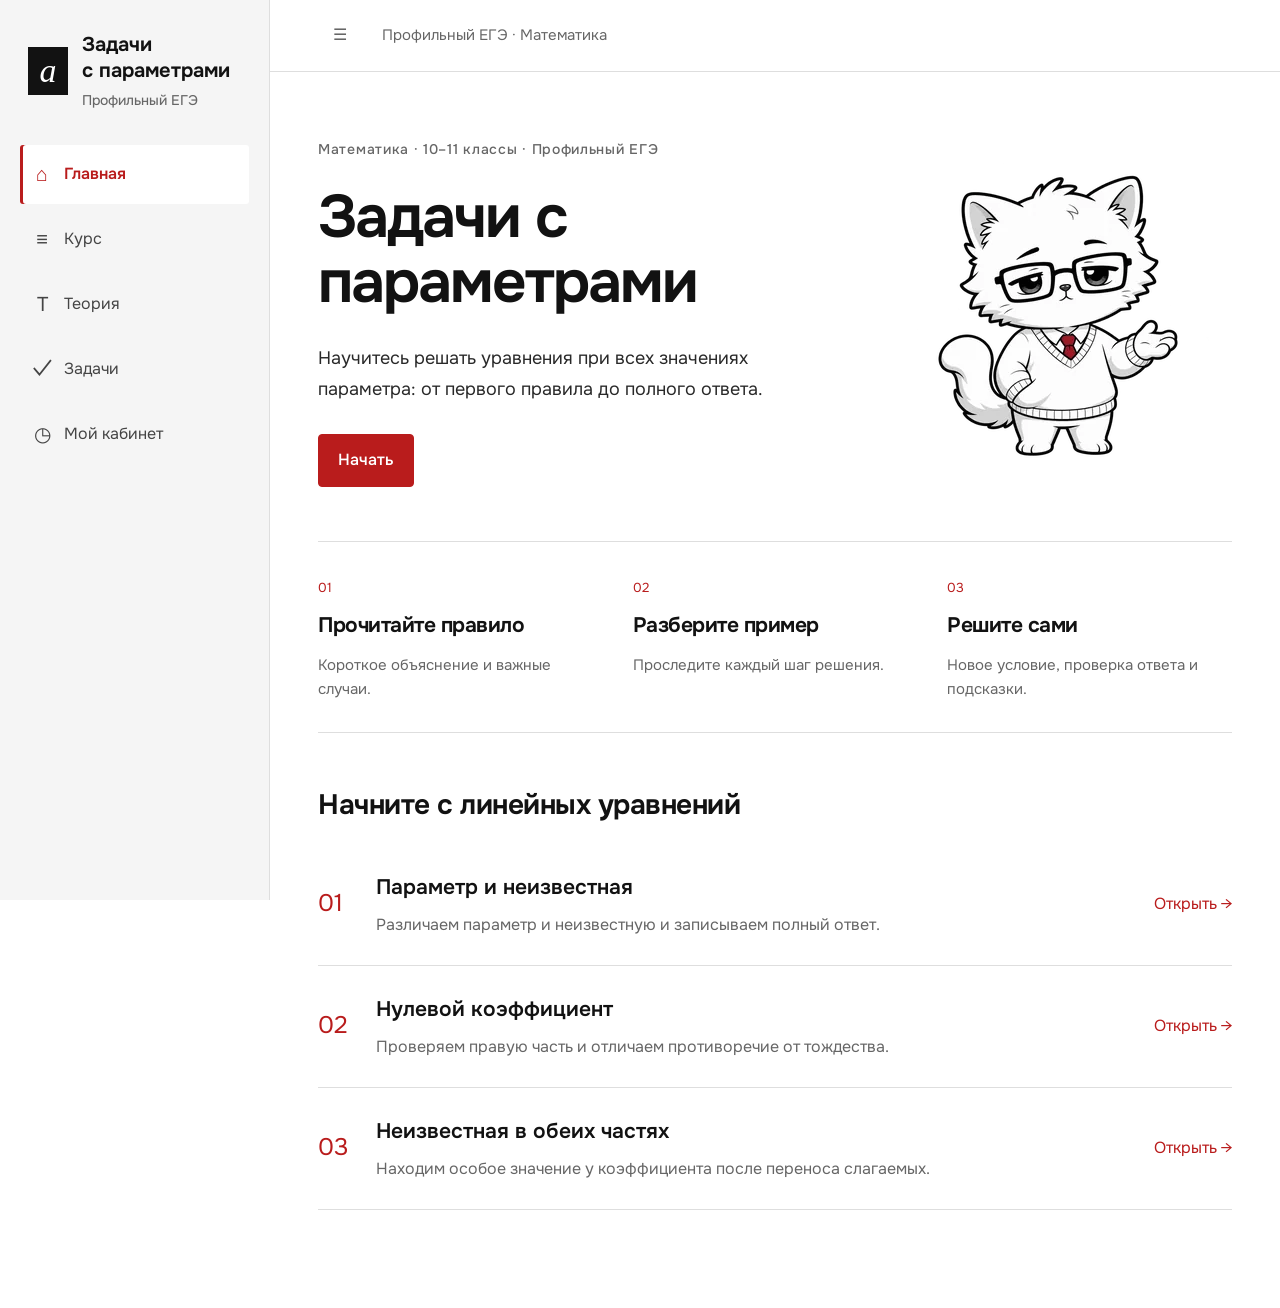
<file: index.html>
<!doctype html>
<html lang="ru">
  <head>
    <meta charset="UTF-8" />
    <meta name="viewport" content="width=device-width, initial-scale=1.0" />
    <link rel="icon" type="image/svg+xml" href="data:image/svg+xml,%3Csvg xmlns='http://www.w3.org/2000/svg' viewBox='0 0 64 64'%3E%3Crect width='64' height='64' rx='16' fill='%23B91C1C'/%3E%3Ctext x='32' y='47' text-anchor='middle' font-family='Georgia,serif' font-size='48' font-style='italic' fill='white'%3Ea%3C/text%3E%3C/svg%3E" />
    <meta name="description" content="Учебный курс по задачам с параметрами: теория, интерактивные исследования, самостоятельная практика и диагностика." />
    <title>Задачи с параметрами · Профильный ЕГЭ</title>
    <script type="module" crossorigin src="./assets/index-C268y_3F.js"></script>
    <link rel="modulepreload" crossorigin href="./assets/react-DfSJUp79.js">
    <link rel="modulepreload" crossorigin href="./assets/math-Dc8nsIP1.js">
    <link rel="stylesheet" crossorigin href="./assets/index-Bs0NTCWk.css">
  </head>
  <body>
    <div id="root"></div>
  </body>
</html>
</file>
<file: assets/index-Bs0NTCWk.css>
@font-face{font-display:block;font-family:KaTeX_AMS;font-style:normal;font-weight:400;src:url(./KaTeX_AMS-Regular-BQhdFMY1.woff2) format("woff2"),url(./KaTeX_AMS-Regular-DMm9YOAa.woff) format("woff"),url(./KaTeX_AMS-Regular-DRggAlZN.ttf) format("truetype")}@font-face{font-display:block;font-family:KaTeX_Caligraphic;font-style:normal;font-weight:700;src:url(./KaTeX_Caligraphic-Bold-Dq_IR9rO.woff2) format("woff2"),url(./KaTeX_Caligraphic-Bold-BEiXGLvX.woff) format("woff"),url(./KaTeX_Caligraphic-Bold-ATXxdsX0.ttf) format("truetype")}@font-face{font-display:block;font-family:KaTeX_Caligraphic;font-style:normal;font-weight:400;src:url(./KaTeX_Caligraphic-Regular-Di6jR-x-.woff2) format("woff2"),url(./KaTeX_Caligraphic-Regular-CTRA-rTL.woff) format("woff"),url(./KaTeX_Caligraphic-Regular-wX97UBjC.ttf) format("truetype")}@font-face{font-display:block;font-family:KaTeX_Fraktur;font-style:normal;font-weight:700;src:url(./KaTeX_Fraktur-Bold-CL6g_b3V.woff2) format("woff2"),url(./KaTeX_Fraktur-Bold-BsDP51OF.woff) format("woff"),url(./KaTeX_Fraktur-Bold-BdnERNNW.ttf) format("truetype")}@font-face{font-display:block;font-family:KaTeX_Fraktur;font-style:normal;font-weight:400;src:url(./KaTeX_Fraktur-Regular-CTYiF6lA.woff2) format("woff2"),url(./KaTeX_Fraktur-Regular-Dxdc4cR9.woff) format("woff"),url(./KaTeX_Fraktur-Regular-CB_wures.ttf) format("truetype")}@font-face{font-display:block;font-family:KaTeX_Main;font-style:normal;font-weight:700;src:url(./KaTeX_Main-Bold-Cx986IdX.woff2) format("woff2"),url(./KaTeX_Main-Bold-Jm3AIy58.woff) format("woff"),url(./KaTeX_Main-Bold-waoOVXN0.ttf) format("truetype")}@font-face{font-display:block;font-family:KaTeX_Main;font-style:italic;font-weight:700;src:url(./KaTeX_Main-BoldItalic-DxDJ3AOS.woff2) format("woff2"),url(./KaTeX_Main-BoldItalic-SpSLRI95.woff) format("woff"),url(./KaTeX_Main-BoldItalic-DzxPMmG6.ttf) format("truetype")}@font-face{font-display:block;font-family:KaTeX_Main;font-style:italic;font-weight:400;src:url(./KaTeX_Main-Italic-NWA7e6Wa.woff2) format("woff2"),url(./KaTeX_Main-Italic-BMLOBm91.woff) format("woff"),url(./KaTeX_Main-Italic-3WenGoN9.ttf) format("truetype")}@font-face{font-display:block;font-family:KaTeX_Main;font-style:normal;font-weight:400;src:url(./KaTeX_Main-Regular-B22Nviop.woff2) format("woff2"),url(./KaTeX_Main-Regular-Dr94JaBh.woff) format("woff"),url(./KaTeX_Main-Regular-ypZvNtVU.ttf) format("truetype")}@font-face{font-display:block;font-family:KaTeX_Math;font-style:italic;font-weight:700;src:url(./KaTeX_Math-BoldItalic-CZnvNsCZ.woff2) format("woff2"),url(./KaTeX_Math-BoldItalic-iY-2wyZ7.woff) format("woff"),url(./KaTeX_Math-BoldItalic-B3XSjfu4.ttf) format("truetype")}@font-face{font-display:block;font-family:KaTeX_Math;font-style:italic;font-weight:400;src:url(./KaTeX_Math-Italic-t53AETM-.woff2) format("woff2"),url(./KaTeX_Math-Italic-DA0__PXp.woff) format("woff"),url(./KaTeX_Math-Italic-flOr_0UB.ttf) format("truetype")}@font-face{font-display:block;font-family:KaTeX_SansSerif;font-style:normal;font-weight:700;src:url(./KaTeX_SansSerif-Bold-D1sUS0GD.woff2) format("woff2"),url(./KaTeX_SansSerif-Bold-DbIhKOiC.woff) format("woff"),url(./KaTeX_SansSerif-Bold-CFMepnvq.ttf) format("truetype")}@font-face{font-display:block;font-family:KaTeX_SansSerif;font-style:italic;font-weight:400;src:url(./KaTeX_SansSerif-Italic-C3H0VqGB.woff2) format("woff2"),url(./KaTeX_SansSerif-Italic-DN2j7dab.woff) format("woff"),url(./KaTeX_SansSerif-Italic-YYjJ1zSn.ttf) format("truetype")}@font-face{font-display:block;font-family:KaTeX_SansSerif;font-style:normal;font-weight:400;src:url(./KaTeX_SansSerif-Regular-DDBCnlJ7.woff2) format("woff2"),url(./KaTeX_SansSerif-Regular-CS6fqUqJ.woff) format("woff"),url(./KaTeX_SansSerif-Regular-BNo7hRIc.ttf) format("truetype")}@font-face{font-display:block;font-family:KaTeX_Script;font-style:normal;font-weight:400;src:url(./KaTeX_Script-Regular-D3wIWfF6.woff2) format("woff2"),url(./KaTeX_Script-Regular-D5yQViql.woff) format("woff"),url(./KaTeX_Script-Regular-C5JkGWo-.ttf) format("truetype")}@font-face{font-display:block;font-family:KaTeX_Size1;font-style:normal;font-weight:400;src:url(./KaTeX_Size1-Regular-mCD8mA8B.woff2) format("woff2"),url(./KaTeX_Size1-Regular-C195tn64.woff) format("woff"),url(./KaTeX_Size1-Regular-Dbsnue_I.ttf) format("truetype")}@font-face{font-display:block;font-family:KaTeX_Size2;font-style:normal;font-weight:400;src:url(./KaTeX_Size2-Regular-Dy4dx90m.woff2) format("woff2"),url(./KaTeX_Size2-Regular-oD1tc_U0.woff) format("woff"),url(./KaTeX_Size2-Regular-B7gKUWhC.ttf) format("truetype")}@font-face{font-display:block;font-family:KaTeX_Size3;font-style:normal;font-weight:400;src:url([data-uri]) format("woff2"),url(./KaTeX_Size3-Regular-CTq5MqoE.woff) format("woff"),url(./KaTeX_Size3-Regular-DgpXs0kz.ttf) format("truetype")}@font-face{font-display:block;font-family:KaTeX_Size4;font-style:normal;font-weight:400;src:url(./KaTeX_Size4-Regular-Dl5lxZxV.woff2) format("woff2"),url(./KaTeX_Size4-Regular-BF-4gkZK.woff) format("woff"),url(./KaTeX_Size4-Regular-DWFBv043.ttf) format("truetype")}@font-face{font-display:block;font-family:KaTeX_Typewriter;font-style:normal;font-weight:400;src:url(./KaTeX_Typewriter-Regular-CO6r4hn1.woff2) format("woff2"),url(./KaTeX_Typewriter-Regular-C0xS9mPB.woff) format("woff"),url(./KaTeX_Typewriter-Regular-D3Ib7_Hf.ttf) format("truetype")}.katex{font: 1.21em KaTeX_Main,Times New Roman,serif;line-height:1.2;position:relative;text-indent:0;text-rendering:auto}.katex *{-ms-high-contrast-adjust:none!important;border-color:currentColor}.katex .katex-version:after{content:"0.16.47"}.katex .katex-mathml{border:0;-webkit-clip-path:inset(50%);clip-path:inset(50%);height:1px;overflow:hidden;padding:0;position:absolute;width:1px}.katex .katex-html>.newline{display:block}.katex .base{position:relative;white-space:nowrap;width:-webkit-min-content;width:-moz-min-content;width:min-content}.katex .base,.katex .strut{display:inline-block}.katex .textbf{font-weight:700}.katex .textit{font-style:italic}.katex .textrm{font-family:KaTeX_Main}.katex .textsf{font-family:KaTeX_SansSerif}.katex .texttt{font-family:KaTeX_Typewriter}.katex .mathnormal{font-family:KaTeX_Math;font-style:italic}.katex .mathit{font-family:KaTeX_Main;font-style:italic}.katex .mathrm{font-style:normal}.katex .mathbf{font-family:KaTeX_Main;font-weight:700}.katex .boldsymbol{font-family:KaTeX_Math;font-style:italic;font-weight:700}.katex .amsrm,.katex .mathbb,.katex .textbb{font-family:KaTeX_AMS}.katex .mathcal{font-family:KaTeX_Caligraphic}.katex .mathfrak,.katex .textfrak{font-family:KaTeX_Fraktur}.katex .mathboldfrak,.katex .textboldfrak{font-family:KaTeX_Fraktur;font-weight:700}.katex .mathtt{font-family:KaTeX_Typewriter}.katex .mathscr,.katex .textscr{font-family:KaTeX_Script}.katex .mathsf,.katex .textsf{font-family:KaTeX_SansSerif}.katex .mathboldsf,.katex .textboldsf{font-family:KaTeX_SansSerif;font-weight:700}.katex .mathitsf,.katex .mathsfit,.katex .textitsf{font-family:KaTeX_SansSerif;font-style:italic}.katex .mainrm{font-family:KaTeX_Main;font-style:normal}.katex .vlist-t{border-collapse:collapse;display:inline-table;table-layout:fixed}.katex .vlist-r{display:table-row}.katex .vlist{display:table-cell;position:relative;vertical-align:bottom}.katex .vlist>span{display:block;height:0;position:relative}.katex .vlist>span>span{display:inline-block}.katex .vlist>span>.pstrut{overflow:hidden;width:0}.katex .vlist-t2{margin-right:-2px}.katex .vlist-s{display:table-cell;font-size:1px;min-width:2px;vertical-align:bottom;width:2px}.katex .vbox{align-items:baseline;display:inline-flex;flex-direction:column}.katex .hbox{width:100%}.katex .hbox,.katex .thinbox{display:inline-flex;flex-direction:row}.katex .thinbox{max-width:0;width:0}.katex .msupsub{text-align:left}.katex .mfrac>span>span{text-align:center}.katex .mfrac .frac-line{border-bottom-style:solid;display:inline-block;width:100%}.katex .hdashline,.katex .hline,.katex .mfrac .frac-line,.katex .overline .overline-line,.katex .rule,.katex .underline .underline-line{min-height:1px}.katex .mspace{display:inline-block}.katex .smash{display:inline;line-height:0}.katex .clap,.katex .llap,.katex .rlap{position:relative;width:0}.katex .clap>.inner,.katex .llap>.inner,.katex .rlap>.inner{position:absolute}.katex .clap>.fix,.katex .llap>.fix,.katex .rlap>.fix{display:inline-block}.katex .llap>.inner{right:0}.katex .clap>.inner,.katex .rlap>.inner{left:0}.katex .clap>.inner>span{margin-left:-50%;margin-right:50%}.katex .rule{border:0 solid;display:inline-block;position:relative}.katex .hline,.katex .overline .overline-line,.katex .underline .underline-line{border-bottom-style:solid;display:inline-block;width:100%}.katex .hdashline{border-bottom-style:dashed;display:inline-block;width:100%}.katex .sqrt>.root{margin-left:.2777777778em;margin-right:-.5555555556em}.katex .fontsize-ensurer.reset-size1.size1,.katex .sizing.reset-size1.size1{font-size:1em}.katex .fontsize-ensurer.reset-size1.size2,.katex .sizing.reset-size1.size2{font-size:1.2em}.katex .fontsize-ensurer.reset-size1.size3,.katex .sizing.reset-size1.size3{font-size:1.4em}.katex .fontsize-ensurer.reset-size1.size4,.katex .sizing.reset-size1.size4{font-size:1.6em}.katex .fontsize-ensurer.reset-size1.size5,.katex .sizing.reset-size1.size5{font-size:1.8em}.katex .fontsize-ensurer.reset-size1.size6,.katex .sizing.reset-size1.size6{font-size:2em}.katex .fontsize-ensurer.reset-size1.size7,.katex .sizing.reset-size1.size7{font-size:2.4em}.katex .fontsize-ensurer.reset-size1.size8,.katex .sizing.reset-size1.size8{font-size:2.88em}.katex .fontsize-ensurer.reset-size1.size9,.katex .sizing.reset-size1.size9{font-size:3.456em}.katex .fontsize-ensurer.reset-size1.size10,.katex .sizing.reset-size1.size10{font-size:4.148em}.katex .fontsize-ensurer.reset-size1.size11,.katex .sizing.reset-size1.size11{font-size:4.976em}.katex .fontsize-ensurer.reset-size2.size1,.katex .sizing.reset-size2.size1{font-size:.8333333333em}.katex .fontsize-ensurer.reset-size2.size2,.katex .sizing.reset-size2.size2{font-size:1em}.katex .fontsize-ensurer.reset-size2.size3,.katex .sizing.reset-size2.size3{font-size:1.1666666667em}.katex .fontsize-ensurer.reset-size2.size4,.katex .sizing.reset-size2.size4{font-size:1.3333333333em}.katex .fontsize-ensurer.reset-size2.size5,.katex .sizing.reset-size2.size5{font-size:1.5em}.katex .fontsize-ensurer.reset-size2.size6,.katex .sizing.reset-size2.size6{font-size:1.6666666667em}.katex .fontsize-ensurer.reset-size2.size7,.katex .sizing.reset-size2.size7{font-size:2em}.katex .fontsize-ensurer.reset-size2.size8,.katex .sizing.reset-size2.size8{font-size:2.4em}.katex .fontsize-ensurer.reset-size2.size9,.katex .sizing.reset-size2.size9{font-size:2.88em}.katex .fontsize-ensurer.reset-size2.size10,.katex .sizing.reset-size2.size10{font-size:3.4566666667em}.katex .fontsize-ensurer.reset-size2.size11,.katex .sizing.reset-size2.size11{font-size:4.1466666667em}.katex .fontsize-ensurer.reset-size3.size1,.katex .sizing.reset-size3.size1{font-size:.7142857143em}.katex .fontsize-ensurer.reset-size3.size2,.katex .sizing.reset-size3.size2{font-size:.8571428571em}.katex .fontsize-ensurer.reset-size3.size3,.katex .sizing.reset-size3.size3{font-size:1em}.katex .fontsize-ensurer.reset-size3.size4,.katex .sizing.reset-size3.size4{font-size:1.1428571429em}.katex .fontsize-ensurer.reset-size3.size5,.katex .sizing.reset-size3.size5{font-size:1.2857142857em}.katex .fontsize-ensurer.reset-size3.size6,.katex .sizing.reset-size3.size6{font-size:1.4285714286em}.katex .fontsize-ensurer.reset-size3.size7,.katex .sizing.reset-size3.size7{font-size:1.7142857143em}.katex .fontsize-ensurer.reset-size3.size8,.katex .sizing.reset-size3.size8{font-size:2.0571428571em}.katex .fontsize-ensurer.reset-size3.size9,.katex .sizing.reset-size3.size9{font-size:2.4685714286em}.katex .fontsize-ensurer.reset-size3.size10,.katex .sizing.reset-size3.size10{font-size:2.9628571429em}.katex .fontsize-ensurer.reset-size3.size11,.katex .sizing.reset-size3.size11{font-size:3.5542857143em}.katex .fontsize-ensurer.reset-size4.size1,.katex .sizing.reset-size4.size1{font-size:.625em}.katex .fontsize-ensurer.reset-size4.size2,.katex .sizing.reset-size4.size2{font-size:.75em}.katex .fontsize-ensurer.reset-size4.size3,.katex .sizing.reset-size4.size3{font-size:.875em}.katex .fontsize-ensurer.reset-size4.size4,.katex .sizing.reset-size4.size4{font-size:1em}.katex .fontsize-ensurer.reset-size4.size5,.katex .sizing.reset-size4.size5{font-size:1.125em}.katex .fontsize-ensurer.reset-size4.size6,.katex .sizing.reset-size4.size6{font-size:1.25em}.katex .fontsize-ensurer.reset-size4.size7,.katex .sizing.reset-size4.size7{font-size:1.5em}.katex .fontsize-ensurer.reset-size4.size8,.katex .sizing.reset-size4.size8{font-size:1.8em}.katex .fontsize-ensurer.reset-size4.size9,.katex .sizing.reset-size4.size9{font-size:2.16em}.katex .fontsize-ensurer.reset-size4.size10,.katex .sizing.reset-size4.size10{font-size:2.5925em}.katex .fontsize-ensurer.reset-size4.size11,.katex .sizing.reset-size4.size11{font-size:3.11em}.katex .fontsize-ensurer.reset-size5.size1,.katex .sizing.reset-size5.size1{font-size:.5555555556em}.katex .fontsize-ensurer.reset-size5.size2,.katex .sizing.reset-size5.size2{font-size:.6666666667em}.katex .fontsize-ensurer.reset-size5.size3,.katex .sizing.reset-size5.size3{font-size:.7777777778em}.katex .fontsize-ensurer.reset-size5.size4,.katex .sizing.reset-size5.size4{font-size:.8888888889em}.katex .fontsize-ensurer.reset-size5.size5,.katex .sizing.reset-size5.size5{font-size:1em}.katex .fontsize-ensurer.reset-size5.size6,.katex .sizing.reset-size5.size6{font-size:1.1111111111em}.katex .fontsize-ensurer.reset-size5.size7,.katex .sizing.reset-size5.size7{font-size:1.3333333333em}.katex .fontsize-ensurer.reset-size5.size8,.katex .sizing.reset-size5.size8{font-size:1.6em}.katex .fontsize-ensurer.reset-size5.size9,.katex .sizing.reset-size5.size9{font-size:1.92em}.katex .fontsize-ensurer.reset-size5.size10,.katex .sizing.reset-size5.size10{font-size:2.3044444444em}.katex .fontsize-ensurer.reset-size5.size11,.katex .sizing.reset-size5.size11{font-size:2.7644444444em}.katex .fontsize-ensurer.reset-size6.size1,.katex .sizing.reset-size6.size1{font-size:.5em}.katex .fontsize-ensurer.reset-size6.size2,.katex .sizing.reset-size6.size2{font-size:.6em}.katex .fontsize-ensurer.reset-size6.size3,.katex .sizing.reset-size6.size3{font-size:.7em}.katex .fontsize-ensurer.reset-size6.size4,.katex .sizing.reset-size6.size4{font-size:.8em}.katex .fontsize-ensurer.reset-size6.size5,.katex .sizing.reset-size6.size5{font-size:.9em}.katex .fontsize-ensurer.reset-size6.size6,.katex .sizing.reset-size6.size6{font-size:1em}.katex .fontsize-ensurer.reset-size6.size7,.katex .sizing.reset-size6.size7{font-size:1.2em}.katex .fontsize-ensurer.reset-size6.size8,.katex .sizing.reset-size6.size8{font-size:1.44em}.katex .fontsize-ensurer.reset-size6.size9,.katex .sizing.reset-size6.size9{font-size:1.728em}.katex .fontsize-ensurer.reset-size6.size10,.katex .sizing.reset-size6.size10{font-size:2.074em}.katex .fontsize-ensurer.reset-size6.size11,.katex .sizing.reset-size6.size11{font-size:2.488em}.katex .fontsize-ensurer.reset-size7.size1,.katex .sizing.reset-size7.size1{font-size:.4166666667em}.katex .fontsize-ensurer.reset-size7.size2,.katex .sizing.reset-size7.size2{font-size:.5em}.katex .fontsize-ensurer.reset-size7.size3,.katex .sizing.reset-size7.size3{font-size:.5833333333em}.katex .fontsize-ensurer.reset-size7.size4,.katex .sizing.reset-size7.size4{font-size:.6666666667em}.katex .fontsize-ensurer.reset-size7.size5,.katex .sizing.reset-size7.size5{font-size:.75em}.katex .fontsize-ensurer.reset-size7.size6,.katex .sizing.reset-size7.size6{font-size:.8333333333em}.katex .fontsize-ensurer.reset-size7.size7,.katex .sizing.reset-size7.size7{font-size:1em}.katex .fontsize-ensurer.reset-size7.size8,.katex .sizing.reset-size7.size8{font-size:1.2em}.katex .fontsize-ensurer.reset-size7.size9,.katex .sizing.reset-size7.size9{font-size:1.44em}.katex .fontsize-ensurer.reset-size7.size10,.katex .sizing.reset-size7.size10{font-size:1.7283333333em}.katex .fontsize-ensurer.reset-size7.size11,.katex .sizing.reset-size7.size11{font-size:2.0733333333em}.katex .fontsize-ensurer.reset-size8.size1,.katex .sizing.reset-size8.size1{font-size:.3472222222em}.katex .fontsize-ensurer.reset-size8.size2,.katex .sizing.reset-size8.size2{font-size:.4166666667em}.katex .fontsize-ensurer.reset-size8.size3,.katex .sizing.reset-size8.size3{font-size:.4861111111em}.katex .fontsize-ensurer.reset-size8.size4,.katex .sizing.reset-size8.size4{font-size:.5555555556em}.katex .fontsize-ensurer.reset-size8.size5,.katex .sizing.reset-size8.size5{font-size:.625em}.katex .fontsize-ensurer.reset-size8.size6,.katex .sizing.reset-size8.size6{font-size:.6944444444em}.katex .fontsize-ensurer.reset-size8.size7,.katex .sizing.reset-size8.size7{font-size:.8333333333em}.katex .fontsize-ensurer.reset-size8.size8,.katex .sizing.reset-size8.size8{font-size:1em}.katex .fontsize-ensurer.reset-size8.size9,.katex .sizing.reset-size8.size9{font-size:1.2em}.katex .fontsize-ensurer.reset-size8.size10,.katex .sizing.reset-size8.size10{font-size:1.4402777778em}.katex .fontsize-ensurer.reset-size8.size11,.katex .sizing.reset-size8.size11{font-size:1.7277777778em}.katex .fontsize-ensurer.reset-size9.size1,.katex .sizing.reset-size9.size1{font-size:.2893518519em}.katex .fontsize-ensurer.reset-size9.size2,.katex .sizing.reset-size9.size2{font-size:.3472222222em}.katex .fontsize-ensurer.reset-size9.size3,.katex .sizing.reset-size9.size3{font-size:.4050925926em}.katex .fontsize-ensurer.reset-size9.size4,.katex .sizing.reset-size9.size4{font-size:.462962963em}.katex .fontsize-ensurer.reset-size9.size5,.katex .sizing.reset-size9.size5{font-size:.5208333333em}.katex .fontsize-ensurer.reset-size9.size6,.katex .sizing.reset-size9.size6{font-size:.5787037037em}.katex .fontsize-ensurer.reset-size9.size7,.katex .sizing.reset-size9.size7{font-size:.6944444444em}.katex .fontsize-ensurer.reset-size9.size8,.katex .sizing.reset-size9.size8{font-size:.8333333333em}.katex .fontsize-ensurer.reset-size9.size9,.katex .sizing.reset-size9.size9{font-size:1em}.katex .fontsize-ensurer.reset-size9.size10,.katex .sizing.reset-size9.size10{font-size:1.2002314815em}.katex .fontsize-ensurer.reset-size9.size11,.katex .sizing.reset-size9.size11{font-size:1.4398148148em}.katex .fontsize-ensurer.reset-size10.size1,.katex .sizing.reset-size10.size1{font-size:.2410800386em}.katex .fontsize-ensurer.reset-size10.size2,.katex .sizing.reset-size10.size2{font-size:.2892960463em}.katex .fontsize-ensurer.reset-size10.size3,.katex .sizing.reset-size10.size3{font-size:.337512054em}.katex .fontsize-ensurer.reset-size10.size4,.katex .sizing.reset-size10.size4{font-size:.3857280617em}.katex .fontsize-ensurer.reset-size10.size5,.katex .sizing.reset-size10.size5{font-size:.4339440694em}.katex .fontsize-ensurer.reset-size10.size6,.katex .sizing.reset-size10.size6{font-size:.4821600771em}.katex .fontsize-ensurer.reset-size10.size7,.katex .sizing.reset-size10.size7{font-size:.5785920926em}.katex .fontsize-ensurer.reset-size10.size8,.katex .sizing.reset-size10.size8{font-size:.6943105111em}.katex .fontsize-ensurer.reset-size10.size9,.katex .sizing.reset-size10.size9{font-size:.8331726133em}.katex .fontsize-ensurer.reset-size10.size10,.katex .sizing.reset-size10.size10{font-size:1em}.katex .fontsize-ensurer.reset-size10.size11,.katex .sizing.reset-size10.size11{font-size:1.1996142719em}.katex .fontsize-ensurer.reset-size11.size1,.katex .sizing.reset-size11.size1{font-size:.2009646302em}.katex .fontsize-ensurer.reset-size11.size2,.katex .sizing.reset-size11.size2{font-size:.2411575563em}.katex .fontsize-ensurer.reset-size11.size3,.katex .sizing.reset-size11.size3{font-size:.2813504823em}.katex .fontsize-ensurer.reset-size11.size4,.katex .sizing.reset-size11.size4{font-size:.3215434084em}.katex .fontsize-ensurer.reset-size11.size5,.katex .sizing.reset-size11.size5{font-size:.3617363344em}.katex .fontsize-ensurer.reset-size11.size6,.katex .sizing.reset-size11.size6{font-size:.4019292605em}.katex .fontsize-ensurer.reset-size11.size7,.katex .sizing.reset-size11.size7{font-size:.4823151125em}.katex .fontsize-ensurer.reset-size11.size8,.katex .sizing.reset-size11.size8{font-size:.578778135em}.katex .fontsize-ensurer.reset-size11.size9,.katex .sizing.reset-size11.size9{font-size:.6945337621em}.katex .fontsize-ensurer.reset-size11.size10,.katex .sizing.reset-size11.size10{font-size:.8336012862em}.katex .fontsize-ensurer.reset-size11.size11,.katex .sizing.reset-size11.size11{font-size:1em}.katex .delimsizing.size1{font-family:KaTeX_Size1}.katex .delimsizing.size2{font-family:KaTeX_Size2}.katex .delimsizing.size3{font-family:KaTeX_Size3}.katex .delimsizing.size4{font-family:KaTeX_Size4}.katex .delimsizing.mult .delim-size1>span{font-family:KaTeX_Size1}.katex .delimsizing.mult .delim-size4>span{font-family:KaTeX_Size4}.katex .nulldelimiter{display:inline-block;width:.12em}.katex .delimcenter,.katex .op-symbol{position:relative}.katex .op-symbol.small-op{font-family:KaTeX_Size1}.katex .op-symbol.large-op{font-family:KaTeX_Size2}.katex .accent>.vlist-t,.katex .op-limits>.vlist-t{text-align:center}.katex .accent .accent-body{position:relative}.katex .accent .accent-body:not(.accent-full){width:0}.katex .overlay{display:block}.katex .mtable .vertical-separator{display:inline-block;min-width:1px}.katex .mtable .arraycolsep{display:inline-block}.katex .mtable .col-align-c>.vlist-t{text-align:center}.katex .mtable .col-align-l>.vlist-t{text-align:left}.katex .mtable .col-align-r>.vlist-t{text-align:right}.katex .svg-align{text-align:left}.katex svg{fill:currentColor;stroke:currentColor;display:block;height:inherit;position:absolute;width:100%}.katex svg path{stroke:none}.katex svg{fill-rule:nonzero;fill-opacity:1;stroke-width:1;stroke-linecap:butt;stroke-linejoin:miter;stroke-miterlimit:4;stroke-dasharray:none;stroke-dashoffset:0;stroke-opacity:1}.katex img{border-style:none;max-height:none;max-width:none;min-height:0;min-width:0}.katex .stretchy{display:block;overflow:hidden;position:relative;width:100%}.katex .stretchy:after,.katex .stretchy:before{content:""}.katex .hide-tail{overflow:hidden;position:relative;width:100%}.katex .halfarrow-left{left:0;overflow:hidden;position:absolute;width:50.2%}.katex .halfarrow-right{overflow:hidden;position:absolute;right:0;width:50.2%}.katex .brace-left{left:0;overflow:hidden;position:absolute;width:25.1%}.katex .brace-center{left:25%;overflow:hidden;position:absolute;width:50%}.katex .brace-right{overflow:hidden;position:absolute;right:0;width:25.1%}.katex .x-arrow-pad{padding:0 .5em}.katex .cd-arrow-pad{padding:0 .55556em 0 .27778em}.katex .mover,.katex .munder,.katex .x-arrow{text-align:center}.katex .boxpad{padding:0 .3em}.katex .fbox,.katex .fcolorbox{border:.04em solid;box-sizing:border-box}.katex .cancel-pad{padding:0 .2em}.katex .cancel-lap{margin-left:-.2em;margin-right:-.2em}.katex .sout{border-bottom-style:solid;border-bottom-width:.08em}.katex .angl{border-right:.049em solid;border-top:.049em solid;box-sizing:border-box;margin-right:.03889em}.katex .anglpad{padding:0 .03889em}.katex .eqn-num:before{content:"(" counter(katexEqnNo) ")";counter-increment:katexEqnNo}.katex .mml-eqn-num:before{content:"(" counter(mmlEqnNo) ")";counter-increment:mmlEqnNo}.katex .mtr-glue{width:50%}.katex .cd-vert-arrow{display:inline-block;position:relative}.katex .cd-label-left{display:inline-block;position:absolute;right:calc(50% + .3em);text-align:left}.katex .cd-label-right{display:inline-block;left:calc(50% + .3em);position:absolute;text-align:right}.katex-display{display:block;margin:1em 0;text-align:center}.katex-display>.katex{display:block;text-align:center;white-space:nowrap}.katex-display>.katex>.katex-html{display:block;position:relative}.katex-display>.katex>.katex-html>.tag{position:absolute;right:0}.katex-display.leqno>.katex>.katex-html>.tag{left:0;right:auto}.katex-display.fleqn>.katex{padding-left:2em;text-align:left}body{counter-reset:katexEqnNo mmlEqnNo}@font-face{font-family:Onest Variable;font-style:normal;font-display:swap;font-weight:100 900;src:url(./onest-cyrillic-ext-wght-normal-DOFToQv1.woff2) format("woff2-variations");unicode-range:U+0460-052F,U+1C80-1C8A,U+20B4,U+2DE0-2DFF,U+A640-A69F,U+FE2E-FE2F}@font-face{font-family:Onest Variable;font-style:normal;font-display:swap;font-weight:100 900;src:url(./onest-cyrillic-wght-normal-DayYxulF.woff2) format("woff2-variations");unicode-range:U+0301,U+0400-045F,U+0490-0491,U+04B0-04B1,U+2116}@font-face{font-family:Onest Variable;font-style:normal;font-display:swap;font-weight:100 900;src:url(./onest-math-wght-normal-Bl4ZGkZl.woff2) format("woff2-variations");unicode-range:U+0302-0303,U+0305,U+0307-0308,U+0310,U+0312,U+0315,U+031A,U+0326-0327,U+032C,U+032F-0330,U+0332-0333,U+0338,U+033A,U+0346,U+034D,U+0391-03A1,U+03A3-03A9,U+03B1-03C9,U+03D1,U+03D5-03D6,U+03F0-03F1,U+03F4-03F5,U+2016-2017,U+2034-2038,U+203C,U+2040,U+2043,U+2047,U+2050,U+2057,U+205F,U+2070-2071,U+2074-208E,U+2090-209C,U+20D0-20DC,U+20E1,U+20E5-20EF,U+2100-2112,U+2114-2115,U+2117-2121,U+2123-214F,U+2190,U+2192,U+2194-21AE,U+21B0-21E5,U+21F1-21F2,U+21F4-2211,U+2213-2214,U+2216-22FF,U+2308-230B,U+2310,U+2319,U+231C-2321,U+2336-237A,U+237C,U+2395,U+239B-23B7,U+23D0,U+23DC-23E1,U+2474-2475,U+25AF,U+25B3,U+25B7,U+25BD,U+25C1,U+25CA,U+25CC,U+25FB,U+266D-266F,U+27C0-27FF,U+2900-2AFF,U+2B0E-2B11,U+2B30-2B4C,U+2BFE,U+3030,U+FF5B,U+FF5D,U+1D400-1D7FF,U+1EE00-1EEFF}@font-face{font-family:Onest Variable;font-style:normal;font-display:swap;font-weight:100 900;src:url(./onest-symbols-wght-normal-DxQzqQfC.woff2) format("woff2-variations");unicode-range:U+0001-000C,U+000E-001F,U+007F-009F,U+20DD-20E0,U+20E2-20E4,U+2150-218F,U+2190,U+2192,U+2194-2199,U+21AF,U+21E6-21F0,U+21F3,U+2218-2219,U+2299,U+22C4-22C6,U+2300-243F,U+2440-244A,U+2460-24FF,U+25A0-27BF,U+2800-28FF,U+2921-2922,U+2981,U+29BF,U+29EB,U+2B00-2BFF,U+4DC0-4DFF,U+FFF9-FFFB,U+10140-1018E,U+10190-1019C,U+101A0,U+101D0-101FD,U+102E0-102FB,U+10E60-10E7E,U+1D2C0-1D2D3,U+1D2E0-1D37F,U+1F000-1F0FF,U+1F100-1F1AD,U+1F1E6-1F1FF,U+1F30D-1F30F,U+1F315,U+1F31C,U+1F31E,U+1F320-1F32C,U+1F336,U+1F378,U+1F37D,U+1F382,U+1F393-1F39F,U+1F3A7-1F3A8,U+1F3AC-1F3AF,U+1F3C2,U+1F3C4-1F3C6,U+1F3CA-1F3CE,U+1F3D4-1F3E0,U+1F3ED,U+1F3F1-1F3F3,U+1F3F5-1F3F7,U+1F408,U+1F415,U+1F41F,U+1F426,U+1F43F,U+1F441-1F442,U+1F444,U+1F446-1F449,U+1F44C-1F44E,U+1F453,U+1F46A,U+1F47D,U+1F4A3,U+1F4B0,U+1F4B3,U+1F4B9,U+1F4BB,U+1F4BF,U+1F4C8-1F4CB,U+1F4D6,U+1F4DA,U+1F4DF,U+1F4E3-1F4E6,U+1F4EA-1F4ED,U+1F4F7,U+1F4F9-1F4FB,U+1F4FD-1F4FE,U+1F503,U+1F507-1F50B,U+1F50D,U+1F512-1F513,U+1F53E-1F54A,U+1F54F-1F5FA,U+1F610,U+1F650-1F67F,U+1F687,U+1F68D,U+1F691,U+1F694,U+1F698,U+1F6AD,U+1F6B2,U+1F6B9-1F6BA,U+1F6BC,U+1F6C6-1F6CF,U+1F6D3-1F6D7,U+1F6E0-1F6EA,U+1F6F0-1F6F3,U+1F6F7-1F6FC,U+1F700-1F7FF,U+1F800-1F80B,U+1F810-1F847,U+1F850-1F859,U+1F860-1F887,U+1F890-1F8AD,U+1F8B0-1F8BB,U+1F8C0-1F8C1,U+1F900-1F90B,U+1F93B,U+1F946,U+1F984,U+1F996,U+1F9E9,U+1FA00-1FA6F,U+1FA70-1FA7C,U+1FA80-1FA89,U+1FA8F-1FAC6,U+1FACE-1FADC,U+1FADF-1FAE9,U+1FAF0-1FAF8,U+1FB00-1FBFF}@font-face{font-family:Onest Variable;font-style:normal;font-display:swap;font-weight:100 900;src:url(./onest-vietnamese-wght-normal-BBxOatbv.woff2) format("woff2-variations");unicode-range:U+0102-0103,U+0110-0111,U+0128-0129,U+0168-0169,U+01A0-01A1,U+01AF-01B0,U+0300-0301,U+0303-0304,U+0308-0309,U+0323,U+0329,U+1EA0-1EF9,U+20AB}@font-face{font-family:Onest Variable;font-style:normal;font-display:swap;font-weight:100 900;src:url(./onest-latin-ext-wght-normal-QAhDxQuo.woff2) format("woff2-variations");unicode-range:U+0100-02BA,U+02BD-02C5,U+02C7-02CC,U+02CE-02D7,U+02DD-02FF,U+0304,U+0308,U+0329,U+1D00-1DBF,U+1E00-1E9F,U+1EF2-1EFF,U+2020,U+20A0-20AB,U+20AD-20C0,U+2113,U+2C60-2C7F,U+A720-A7FF}@font-face{font-family:Onest Variable;font-style:normal;font-display:swap;font-weight:100 900;src:url(./onest-latin-wght-normal-Dun_Rd-l.woff2) format("woff2-variations");unicode-range:U+0000-00FF,U+0131,U+0152-0153,U+02BB-02BC,U+02C6,U+02DA,U+02DC,U+0304,U+0308,U+0329,U+2000-206F,U+20AC,U+2122,U+2191,U+2193,U+2212,U+2215,U+FEFF,U+FFFD}:root{font-family:Onest Variable,Arial,sans-serif;color:#292929;background:#fff;font-synthesis:none;--ink: #121212;--muted: #666;--accent: #b91c1c;--accent-dark: #8f1720;--line: #dedede;--paper: #f5f5f5;--tint: #fff4f3;--keyboard-accent-color: #b91c1c;--keyboard-accent-color-text: #fff}*{box-sizing:border-box}body{margin:0;font-size:18px;line-height:1.65}a{color:var(--accent);text-underline-offset:4px}button,input,select,textarea{font:inherit}button{cursor:pointer}button:disabled,fieldset:disabled{opacity:.55}button:disabled{cursor:default}button,a,input,select,summary{-webkit-tap-highlight-color:transparent}:focus-visible{outline:3px solid var(--accent);outline-offset:4px}h1[tabindex="-1"]:focus,main:focus{outline:none}h1,h2,h3,h4{color:var(--ink);line-height:1.3;font-weight:650}h1{font-size:clamp(32px,3vw,40px);letter-spacing:-.9px;margin:16px 0 20px}h2{font-size:28px;margin:36px 0 20px;letter-spacing:-.5px}h3{font-size:22px;margin:24px 0 14px}h4{font-size:19px}p{margin:16px 0}small,.muted{color:var(--muted);font-size:15px}ul,ol{padding-left:25px}li{margin:12px 0}fieldset{min-width:0}.app-shell{min-height:100vh;display:grid;grid-template-columns:270px minmax(0,1fr)}.sidebar{position:sticky;top:0;height:100vh;overflow-y:auto;background:var(--paper);border-right:1px solid var(--line);padding:32px 20px;z-index:30}.brand{display:flex;gap:14px;align-items:center;color:var(--ink);text-decoration:none;font-size:20px;font-weight:650;line-height:1.3;margin:0 8px 36px}.brand-mark{width:40px;height:48px;flex-shrink:0;display:grid;place-items:center;background:var(--ink);color:#fff;font:italic 34px Georgia,serif}.brand small{display:block;font-size:14px;font-weight:450;margin-top:7px}.main-navigation,.lesson-sidebar{display:grid;gap:6px}.main-navigation a,.lesson-sidebar a{display:flex;gap:12px;align-items:center;padding:12px;color:#444;text-decoration:none;font-size:15px;line-height:1.55;border-radius:3px}.main-navigation a:hover,.lesson-sidebar a:hover{background:#eaeaea}.main-navigation a[aria-current],.lesson-sidebar a[aria-current]{background:#fff;color:var(--accent);box-shadow:inset 3px 0 var(--accent);font-weight:600}.nav-symbol{font-size:20px;width:20px;text-align:center}.sidebar-label{color:var(--muted);font-size:14px;margin:30px 12px 10px}.lesson-index{color:var(--muted);font-size:14px;width:22px;flex-shrink:0}.lesson-index.done{color:var(--accent)}.sidebar-progress{border-top:1px solid var(--line);margin-top:30px;padding-top:22px;font-size:14px}.sidebar-progress>div{display:flex;justify-content:space-between;gap:10px}.sidebar-progress strong{font-weight:500}.sidebar-progress span{white-space:nowrap}.sidebar-progress small{display:block;font-size:14px}progress{width:100%;height:5px;-webkit-appearance:none;-moz-appearance:none;appearance:none;border:0;background:#ddd;margin:15px 0;display:block}progress::-webkit-progress-bar{background:#ddd}progress::-webkit-progress-value{background:var(--accent)}progress::-moz-progress-bar{background:var(--accent)}.main-column{min-width:0}.topbar{height:72px;border-bottom:1px solid var(--line);padding:0 44px;display:flex;align-items:center;gap:16px;font-size:15px;color:var(--muted)}.topbar>a{margin-left:auto;color:var(--ink);text-decoration:none}.page{max-width:1200px;margin:0 auto;padding:44px 48px 80px}.eyebrow{font-size:14px;letter-spacing:.7px;color:var(--muted);font-weight:500}.lead{font-size:19px;color:var(--muted);max-width:68ch;margin:0 0 30px}.button{display:inline-flex;align-items:center;justify-content:center;gap:8px;min-height:46px;padding:11px 18px;border:1px solid #bbb;border-radius:4px;background:#fff;color:var(--ink);text-decoration:none;font-size:15px;font-weight:550;line-height:1.4;transition:background-color .22s ease,border-color .22s ease,color .22s ease}.button:hover:not(:disabled){background:var(--paper);border-color:var(--ink)}.button.primary{background:var(--accent);border-color:var(--accent);color:#fff}.button.primary:hover:not(:disabled){background:var(--accent-dark);border-color:var(--accent-dark)}.button.subtle{background:transparent;border-color:transparent;color:var(--muted)}.button.subtle:hover:not(:disabled){background:var(--paper);border-color:transparent}.actions{display:flex;flex-wrap:wrap;gap:12px;align-items:center;margin-top:22px}.home-page{padding-top:54px}.course-title{display:grid;grid-template-columns:minmax(0,1.4fr) minmax(280px,1fr);align-items:center;gap:42px;padding:12px 0 54px}.title-copy{min-width:0}.course-title h1{font-size:clamp(46px,4.7vw,64px);line-height:1.08;letter-spacing:-2px;font-weight:650;max-width:10ch;margin:24px 0 28px}.title-description{font-size:18px;line-height:1.7;max-width:46ch;margin:0}.title-actions{gap:12px;margin-top:30px}.title-actions .button{padding:14px 19px;min-height:50px}.title-reveal{animation:title-appear .4s ease both}.title-copy h1{animation-delay:50ms}.title-description{animation-delay:.1s}.title-actions{animation-delay:.16s}@keyframes title-appear{0%{opacity:0;transform:translateY(8px)}to{opacity:1;transform:translateY(0)}}.title-graph{margin:0;min-width:0}.title-graph svg{width:100%;height:auto;display:block;overflow:visible}.title-graph svg text{fill:var(--muted);font-size:15px}.title-axis,.title-tick{stroke:#888;stroke-width:1.2}.title-parabola{transition:transform .35s ease}.title-parabola path{fill:none;stroke:var(--accent);stroke-width:3}.title-root{fill:#fff;stroke:var(--accent);stroke-width:2.5}.title-graph figcaption{display:grid;justify-items:center;gap:8px;text-align:center;font-size:14px;color:var(--muted)}.title-graph figcaption .formula{font-size:19px;color:var(--ink)}.title-graph-values{display:flex;justify-content:center;gap:8px;margin-top:20px}.title-graph-values button{min-height:44px;padding:8px 13px;border:1px solid var(--line);background:#fff;color:var(--muted);border-radius:3px;font-size:14px;transition:background-color .22s ease,border-color .22s ease}.title-graph-values button[aria-pressed=true]{background:var(--tint);border-color:var(--accent);color:var(--accent-dark)}.title-graph-values button:hover{border-color:var(--accent)}.title-graph-result{font-size:14px;text-align:center;color:var(--muted);margin:12px 0 0;min-height:24px}.learning-parts{display:grid;grid-template-columns:repeat(3,minmax(0,1fr));gap:30px;border-top:1px solid var(--line);border-bottom:1px solid var(--line);padding:30px 0;margin:0 0 54px}.learning-parts>div{min-width:0}.learning-parts>div>span{color:var(--accent);font-size:13px}.learning-parts h2{font-size:21px;line-height:1.4;margin:10px 0 12px}.learning-parts p{color:var(--muted);font-size:15px;line-height:1.65;margin:0}.home-foundation-intro{color:var(--muted);font-size:16px;max-width:65ch;margin:20px 0 28px}.home-page .section-heading h2{margin-top:12px;max-width:26ch}.home-page .section-heading>a{flex-shrink:0}.home-continuation{border-left:3px solid var(--accent);padding:4px 0 4px 24px;display:flex;align-items:center;flex-wrap:wrap;gap:18px 28px;margin:0 0 48px}.home-continuation>div{flex:1;min-width:230px}.home-continuation h2{font-size:23px;margin:8px 0}.home-continuation p{color:var(--muted);font-size:15px;margin:8px 0}.home-progress{margin:48px 0 0;padding-top:24px;border-top:1px solid var(--line);border-bottom:0}.task-source{color:var(--muted);font-size:13px;margin:0 0 12px}.learning-start{border-left:4px solid var(--accent);background:var(--paper);padding:28px 32px;margin:34px 0}.learning-start h2{margin:8px 0 12px}.learning-start p{max-width:65ch}.progress-strip{display:flex;flex-wrap:wrap;justify-content:space-between;gap:26px;padding:20px 0 30px;border-bottom:1px solid var(--line);margin-bottom:34px}.progress-strip strong{font-size:30px;font-weight:600;color:var(--ink)}.progress-strip strong span{font-size:19px;font-weight:400;color:var(--muted)}.progress-strip p{font-size:15px;margin:6px 0 0;max-width:20ch}.progress-strip>a{font-size:15px;align-self:center}.section-heading{display:flex;justify-content:space-between;align-items:baseline;gap:20px;margin:32px 0 20px}.section-heading h2{margin:0}.section-heading>a{font-size:15px}.module-row{display:flex;gap:22px;padding:28px 0;border-top:1px solid var(--line)}.module-number{font-size:24px;font-weight:500;color:var(--muted);width:38px;flex-shrink:0}.module-copy{min-width:0;flex:1}.module-title-row{display:flex;flex-wrap:wrap;gap:12px;align-items:center;justify-content:space-between}.module-title-row h3{font-size:21px;margin:0}.module-copy>p{color:var(--muted);font-size:16px;margin:12px 0}.status-badge{font-size:14px;padding:3px 8px;background:var(--paper);color:var(--muted);white-space:nowrap}.status-badge.ready{color:var(--accent-dark);background:var(--tint)}.module-link{display:flex;flex-wrap:wrap;justify-content:space-between;gap:10px;font-size:16px;text-decoration:none;padding:8px 0}.module-link:hover{text-decoration:underline}.module-link span{font-size:15px;color:var(--muted);white-space:nowrap}.module-topics{color:var(--muted);font-size:15px;margin-top:16px}.module-topics p{margin:10px 0}.laboratory-link{display:flex;flex-wrap:wrap;gap:12px;justify-content:space-between;padding:25px 0;border-top:1px solid var(--line);text-decoration:none}.laboratory-link span{font-size:16px}.reading-note{border-left:2px solid var(--ink);padding:8px 0 8px 24px;margin-top:30px;font-size:16px;max-width:75ch}.reading-note p{color:var(--muted);margin:8px 0}.course-intro{max-width:72ch}.lesson-meta{display:flex;flex-wrap:wrap;gap:20px;font-size:15px;color:var(--muted);margin:24px 0}.completed-label{color:var(--accent-dark)}.lesson-goals{font-size:16px;border-top:1px solid var(--line);padding:16px 0}.lesson-tabs{display:flex;border-bottom:1px solid var(--line);margin:18px 0 36px;overflow-x:auto}.lesson-tabs a{display:flex;gap:8px;align-items:center;padding:16px 15px;font-size:15px;color:var(--muted);white-space:nowrap;text-decoration:none;border-bottom:3px solid transparent}.lesson-tabs a[aria-current]{border-color:var(--accent);color:var(--accent);font-weight:600}.lesson-tabs a span{font-size:14px}.lesson-content>section>h2:first-child{margin-top:0}.lesson-content>section>p,.lesson-content>section>.math-note,.worked-example>p{max-width:74ch}.lesson-content>section{min-width:0}.worked-example{border-top:1px solid var(--line);padding:30px 0;margin-top:24px}.worked-example h3{margin-top:12px}.formula{max-width:100%}.display-formula{display:block;overflow-x:auto;padding:8px 2px;margin:12px 0}.katex{font-size:1.1em}.katex-display{margin:.8em 0}.formula-wrap{margin:26px 0;max-width:100%}.math-note{border-left:3px solid var(--accent);padding:12px 22px;background:var(--paper);margin:26px 0}.math-note p{margin:8px 0}.table-scroll{overflow-x:auto;margin:28px 0;max-width:100%}table{width:100%;border-collapse:collapse;font-size:16px;text-align:left}th,td{border-bottom:1px solid var(--line);padding:16px;vertical-align:top}th{font-weight:600;background:var(--paper)}.study-check{display:flex;align-items:flex-start;gap:12px;font-size:16px;border-top:1px solid var(--line);padding-top:24px;margin:36px 0 0}input[type=checkbox],input[type=radio]{accent-color:var(--accent);width:19px;height:19px;flex-shrink:0;margin-top:4px}.lesson-navigation{display:flex;flex-wrap:wrap;justify-content:space-between;gap:15px;border-top:1px solid var(--line);padding-top:26px;margin-top:46px}.input-help{font-size:15px;padding:18px 0}.input-help code{overflow-wrap:anywhere}.exercise{border-top:1px solid var(--line);margin:36px 0 0;padding:30px 0}.exercise-heading{display:flex;flex-wrap:wrap;justify-content:space-between;gap:14px;align-items:center}.exercise-heading h3{display:flex;gap:14px;align-items:center;margin:0}.exercise-number{font-size:15px;font-weight:500;width:30px;height:30px;display:grid;place-items:center;background:var(--paper);flex-shrink:0}.level{font-size:14px;color:var(--muted)}.answer-field{display:grid;gap:8px;max-width:420px;margin:20px 0}.answer-field>label,.parameter-input>label,.slider-control>label{font-size:15px;display:block;margin-bottom:6px}input:not([type=checkbox]):not([type=radio]):not([type=range]),select,textarea{background:#fff;border:1px solid #aaa;border-radius:4px;padding:11px 12px;min-height:46px;min-width:0;color:var(--ink);max-width:100%}input::placeholder,textarea::placeholder{color:#777;font-size:16px}.choices{display:grid;gap:15px;border:0;padding:0;margin:20px 0}.choices label{display:flex;gap:12px;align-items:flex-start;cursor:pointer}.feedback{margin:22px 0;padding:16px 20px;background:var(--paper);border-left:4px solid var(--ink);font-size:16px}.feedback p{margin:8px 0 0}.feedback.correct{border-color:var(--ink);color:var(--ink)}.feedback.incorrect,.feedback.invalid{border-color:var(--accent);background:var(--tint);color:var(--accent-dark)}.feedback.unknown{border-left-style:dashed}.hint{padding:16px 20px;background:var(--paper);font-size:16px}.solution{background:var(--paper);padding:24px;margin-top:26px}.exercise-record{display:flex;flex-wrap:wrap;gap:14px;font-size:14px;color:var(--muted);margin-top:18px}.completion-summary{background:var(--paper);padding:26px;margin-top:30px}.completion-summary h3{margin-top:0}.graph-lab,.linked-lab{border:1px solid var(--line);padding:26px;margin-top:24px;background:#fff}.graph-heading{display:flex;justify-content:space-between;gap:16px}.graph-heading .katex-display{text-align:left}.graph-tag{font-size:14px;color:var(--muted)}.parameter-graph{display:block;width:100%;height:auto;font-family:Onest Variable,sans-serif}.grid-line{stroke:#e5e5e5;stroke-width:1}.axis-line{stroke:#666;stroke-width:1.5}.tick{fill:#666;font-size:16px}.axis-label{fill:#292929;font-size:20px}.curve-line{stroke:#292929;stroke-width:3;fill:none}.slice-line{stroke:var(--accent);stroke-width:2.5;stroke-dasharray:9 5}.critical-line,.projection-line{stroke:#888;stroke-width:1.3;stroke-dasharray:3 5}.root-dot{fill:#fff;stroke:var(--accent);stroke-width:3}.root-label{fill:var(--accent);font-size:17px;font-weight:600}.graph-legend{display:flex;flex-wrap:wrap;gap:18px;color:var(--muted);font-size:14px;margin:20px 0}.graph-legend>span{display:flex;gap:9px;align-items:center}.line{width:25px;display:inline-block;border-top:3px solid #292929}.line.red{border-color:var(--accent);border-top-style:dashed}.line.gray{border-color:#888;border-top-style:dotted}.graph-controls{display:grid;grid-template-columns:minmax(220px,1fr) minmax(240px,1fr);gap:24px;margin:22px 0}.parameter-input>div{display:flex;gap:10px}.parameter-input input{width:145px}.slider-control input{width:100%;min-height:44px;accent-color:var(--accent)}.slider-control>label{display:flex;justify-content:space-between;gap:10px}.case-actions{font-size:15px}.case-button{background:#fff;border:1px solid #bbb;padding:10px 14px;border-radius:3px;font-size:15px;min-height:44px}.case-button.selected{color:var(--accent);background:var(--tint);border-color:var(--accent)}.graph-options{display:flex;flex-wrap:wrap;gap:20px;font-size:15px;margin:25px 0}.graph-options label{display:flex;align-items:center;gap:8px}.root-readout{display:grid;grid-template-columns:210px minmax(0,1fr);gap:24px;padding:24px;background:var(--paper)}.root-readout>div{min-width:0}.root-readout>div>span:not(.formula){display:block;color:var(--muted);font-size:15px}.root-readout strong{color:var(--ink);font-size:38px;font-weight:600}.root-readout .formula{font-size:17px}.root-readout .graph-outside{font-size:16px;color:var(--accent-dark)}.graph-explanation{font-size:17px}.proof-note{font-size:15px;border-top:1px solid var(--line);padding-top:18px;color:var(--muted)}.lab-modes{display:flex;flex-wrap:wrap;gap:12px;margin:24px 0}.lab-parameter{border:0;margin:0;padding:0}.lab-parameter legend{font-weight:600}.linked-boards{display:grid;grid-template-columns:1fr 1fr;gap:24px;margin:26px 0}.linked-boards>section{min-width:0}.linked-boards h3{font-size:19px}.linked-boards .display-formula{font-size:16px}.jsx-board{width:100%;height:360px;border:1px solid var(--line);overflow:hidden;touch-action:pan-y}.prediction{border-top:1px solid var(--line);padding-top:22px;margin-top:22px}.prediction input{width:100px}.written-explanation{display:grid;gap:12px;margin-top:24px}.activity>h3{margin-top:0}.activity-item{border-top:1px solid var(--line);margin-top:20px;padding-top:20px}.activity-item fieldset{border:0;padding:0;margin:0}.activity-item legend{padding:0;margin-bottom:8px;font-weight:500}.activity-item .answer-field{margin:14px 0}.case-table-header{display:grid;grid-template-columns:1fr 290px;gap:20px;font-weight:600;padding:16px 0;font-size:16px}.case-table .activity-item fieldset{display:grid;grid-template-columns:1fr 120px 158px;gap:12px;align-items:center}.case-table .activity-item legend{float:left;width:100%;margin-bottom:0}.case-table .answer-field{margin:0}.case-table .activity-item .button{margin:0;justify-self:start}.case-table .activity-item input{width:100%}.case-table:has(.choices) .activity-item fieldset,.case-table:has(.choices) .case-table-header{grid-template-columns:minmax(110px,.7fr) minmax(180px,1.5fr) 180px}.case-table .choices{margin:0;font-size:15px}.case-table .choices input{width:19px}.lesson-content{animation:title-appear .25s ease}.error-transitions{padding-left:28px}.math-answer-field{max-width:550px;display:grid;gap:10px;margin:24px 0}.math-answer-field label{font-size:16px}.math-answer-field .button{justify-self:start}math-field{display:block;width:100%;padding:14px;min-height:58px;border:1px solid #999;border-radius:4px;font-size:23px;--caret-color:var(--accent);--selection-background-color:#f9d6d6;--primary-color:var(--accent);--contains-highlight-background-color:#f5f5f5}math-field::part(virtual-keyboard-toggle),math-field::part(menu-toggle){color:var(--ink)}.diagnostic-result{display:flex;flex-wrap:wrap;align-items:center;gap:24px;padding:26px;background:var(--paper);margin:32px 0}.diagnostic-result>strong{font-size:42px;color:var(--ink);white-space:nowrap}.diagnostic-result h2{margin:0}.diagnostic-result p{margin:12px 0 0}.diagnostic-review{border-top:1px solid var(--line);padding:25px 0}.diagnostic-review h3{display:flex;flex-wrap:wrap;justify-content:space-between;gap:12px}.diagnostic-review h3>span{font-size:15px}.recommendations>div{border-bottom:1px solid var(--line);padding:16px 0 24px}.correct-text{color:var(--ink)}.error-text{color:var(--accent)}.error-history{font-size:16px}.storage-warning{padding:18px 30px;background:var(--tint);color:var(--accent-dark);display:flex;gap:18px;justify-content:space-between;align-items:center;font-size:16px}.storage-warning button{background:none;border:0;font-size:25px;color:inherit}.menu-toggle,.menu-backdrop{display:none}.sr-only{position:absolute;width:1px;height:1px;padding:0;margin:-1px;overflow:hidden;clip:rect(0,0,0,0);white-space:nowrap;border:0}.skip-link{position:fixed;left:20px;top:-100px;padding:12px 20px;background:#fff;z-index:50}.skip-link:focus{top:10px}.skip-link:not(:focus){clip-path:inset(100%)}@media(min-width:781px){.sidebar-collapsed{grid-template-columns:minmax(0,1fr)}.sidebar-collapsed .sidebar{display:none}}@media(max-width:1200px){.course-title{grid-template-columns:1fr;gap:28px;padding-bottom:38px}.course-title h1{max-width:14ch}.title-graph{width:340px;max-width:100%;justify-self:center}.title-description{max-width:57ch}}@media(max-width:1100px){.page{padding:36px 30px 70px}.linked-boards{grid-template-columns:1fr}.jsx-board{height:400px}.graph-controls,.root-readout{grid-template-columns:1fr}}@media(max-width:780px){body{font-size:17px}.app-shell{grid-template-columns:minmax(0,1fr)}.sidebar{position:fixed;inset:0 auto 0 0;width:285px;max-width:85vw;visibility:hidden}.sidebar.open{visibility:visible}.menu-toggle{display:inline-flex;font-size:22px;padding:10px}.desktop-menu-toggle{display:none}.menu-backdrop{display:block;position:fixed;top:0;right:0;bottom:0;left:0;background:#0006;z-index:20;border:0}.topbar{padding:0 20px;height:66px}.page{padding:30px 24px 60px}.lesson-tabs a{padding:15px 12px}.jsx-board{height:360px}.linked-boards{grid-template-columns:1fr}}@media(max-width:480px){.page{padding:28px 18px 50px}h1{font-size:32px}h2{font-size:25px}h3{font-size:21px}.lead{font-size:17px}.topbar>span{display:none}.learning-start{padding:24px 20px}.learning-start .button{width:100%}.progress-strip{gap:24px}.progress-strip>div{width:44%}.progress-strip>a{width:100%}.section-heading{flex-wrap:wrap;gap:10px}.module-row{gap:12px}.module-number{width:28px;font-size:21px}.module-title-row h3{font-size:20px}.lesson-tabs{margin-left:-18px;margin-right:-18px;padding:0 18px}.lesson-navigation .button{width:100%}.graph-lab,.linked-lab{padding:18px 12px}.graph-tag{display:none}.graph-heading .display-formula{font-size:16px}.root-readout{padding:18px}.jsx-board{height:320px}.linked-boards{gap:10px}.solution,.completion-summary{padding:20px}.case-table-header{display:none}.case-table .activity-item fieldset{display:block}.case-table .activity-item legend{float:none;width:auto;margin-bottom:12px}.case-table .activity-item .button{margin-top:12px}.case-table .answer-field{margin:16px 0}}@media(max-width:640px){.learning-parts{grid-template-columns:1fr;gap:26px;padding:26px 0;margin-bottom:38px}.learning-parts h2{margin:4px 0 8px;font-size:21px}.learning-parts p{font-size:16px;max-width:45ch}.course-title h1{font-size:46px;letter-spacing:-1.5px;max-width:11ch;margin:18px 0 24px}.course-title .eyebrow{font-size:13px;letter-spacing:0}.title-description{font-size:17px}.title-actions{margin-top:24px}.title-actions .button{flex:1 1 150px;padding:13px 12px}.course-title{gap:20px;padding-top:4px}.title-graph{width:290px}.title-graph-values{margin-top:12px}.case-table:has(.choices) .activity-item fieldset{display:block}.case-table .choices{margin:16px 0}.case-table .activity-item .button{margin-top:12px}}@media(prefers-reduced-motion:reduce){*,*:before,*:after{animation:none!important;transition:none!important;scroll-behavior:auto!important}}@media print{.sidebar,.topbar,.lesson-tabs,.lesson-navigation,.actions,.graph-controls,.graph-options,.lab-modes{display:none}.app-shell{display:block}.page{max-width:none;padding:0}.exercise,.worked-example,.graph-lab{break-inside:avoid}}.main-navigation a{font-size:16px;padding:14px 12px}.button{font-size:16px}.task-source{font-size:15px;line-height:1.65;margin:18px 0 26px}.course-title{grid-template-columns:minmax(0,1.5fr) minmax(200px,1fr);gap:32px}.luf-home{display:block;width:320px;max-width:100%;height:auto;justify-self:center}.course-lessons{padding:0;list-style:none}.course-lessons li{margin:0;border-bottom:1px solid var(--line)}.course-lessons a{display:flex;align-items:center;gap:22px;padding:26px 0;color:var(--ink);text-decoration:none}.course-lessons a:hover strong{color:var(--accent)}.course-number{flex:0 0 36px;font-size:24px;color:var(--accent)}.course-lessons strong{font-size:21px;font-weight:600}.course-lessons small{display:block;font-size:16px;margin-top:8px}.course-action{flex-shrink:0;margin-left:auto;color:var(--accent);font-size:16px}.breadcrumbs{display:flex;flex-wrap:wrap;gap:12px;font-size:16px;margin:0 0 28px}.lesson-route{display:flex;flex-wrap:wrap;gap:16px 38px;padding-left:24px;font-size:16px;margin:28px 0}.lesson-route li{padding-left:4px}.lesson-stage{max-width:780px;border-top:1px solid var(--line);padding:8px 0 24px}.lesson-stage,.theory-article section{scroll-margin-top:28px}.lesson-stage:focus,.theory-article section:focus{outline:none}.checkline{display:flex;align-items:flex-start;gap:12px;margin:25px 0;font-size:16px}.reading-page{max-width:1280px}.reading-layout{min-width:0}.reading-toc{border-bottom:1px solid var(--line);padding-bottom:20px;margin-bottom:32px;font-size:16px}.reading-toc strong{font-weight:600}.reading-toc ol{padding-left:24px}.reading-toc li{margin:8px 0}.reading-toc a{color:var(--ink)}.theory-article{max-width:740px;min-width:0;font-size:18px;line-height:1.75}.theory-article h2{margin-top:2.3rem}.theory-article h3{margin-top:1.6rem}.prerequisite{color:var(--muted);font-size:16px}.theory-summary{border-left:3px solid var(--accent);padding-left:20px}.theory-intro{display:flex;align-items:center;gap:32px;max-width:850px}.theory-intro img{flex:0 0 180px;width:180px;height:auto}.theory-list{list-style:none;padding:0;max-width:780px}.theory-list li{border-bottom:1px solid var(--line);padding:24px 0}.theory-list a{color:inherit;text-decoration:none;display:block}.theory-list h3{margin:10px 0}.theory-list p{color:var(--muted)}.theory-list a>span:last-child{color:var(--accent)}.article-navigation{display:flex;flex-wrap:wrap;align-items:center;justify-content:space-between;gap:24px;margin-top:40px;padding-top:24px;border-top:1px solid var(--line)}.article-sources{margin:35px 0;font-size:15px;line-height:1.65}.reading-finish{margin-top:32px}.verified-exercise{max-width:780px}.school-answer{display:grid;gap:10px;font-weight:550}.school-answer textarea{width:100%;resize:vertical;line-height:1.65;font-weight:400}.answer-help{color:var(--muted);font-size:16px;margin:10px 0}.formula-helper{border-left:2px solid var(--line);padding-left:20px;margin:18px 0}.hint-panel{display:flex;align-items:flex-start;gap:20px;padding:20px;background:var(--paper);margin:24px 0}.hint-panel img{width:96px;height:96px;flex-shrink:0}.progressive-hints{padding:0 0 0 24px;margin:0;font-size:16px}.progressive-hints li{margin:8px 0}.answer-achievement{font-weight:550;font-size:16px}.account-title{display:flex;gap:24px;align-items:center}.account-title img{width:96px;height:96px;flex-shrink:0}.account-title .lead{margin-bottom:0}.account-continue{display:flex;justify-content:space-between;gap:24px;align-items:center;padding:28px 0;margin:28px 0;border-top:1px solid var(--line);border-bottom:1px solid var(--line)}.account-continue h2{margin:8px 0}.account-tasks{list-style:none;padding:0}.account-tasks li{display:flex;flex-wrap:wrap;align-items:center;gap:12px 28px;padding:12px 0}.account-tasks span{font-size:16px}.account-settings{margin-top:36px;padding-top:24px;border-top:1px solid var(--line)}summary{cursor:pointer}.mobile-menu-close{margin-top:24px}@media(min-width:1366px){.reading-layout{display:grid;grid-template-columns:180px minmax(0,740px);gap:40px}.reading-toc{align-self:start;position:sticky;top:28px;border-bottom:0;padding:0}.reading-toc ol{list-style:none;padding:0}.reading-toc li{margin:14px 0}}@media(max-width:1100px){.course-title{grid-template-columns:1fr}.luf-home{width:240px}}@media(max-width:640px){.luf-home{width:200px}.course-lessons a{align-items:flex-start;flex-wrap:wrap;gap:12px}.course-lessons a>span:nth-child(2){width:calc(100% - 48px)}.course-action{margin-left:48px}.theory-intro{align-items:flex-start;gap:16px}.theory-intro img{flex-basis:90px;width:90px;margin-top:25px}.theory-article{font-size:17px}.hint-panel{padding:16px;gap:12px}.hint-panel img{width:60px;height:60px}.article-navigation{align-items:flex-start;flex-direction:column}.account-title{align-items:flex-start;gap:14px}.account-title img{width:64px;height:64px;margin-top:15px}.account-continue{flex-direction:column;align-items:flex-start}.topbar>span{display:block;font-size:14px}}@media print{.reading-toc,.luf-home,.theory-intro img,.account-title img{display:none}.reading-layout{display:block}}
</file>
